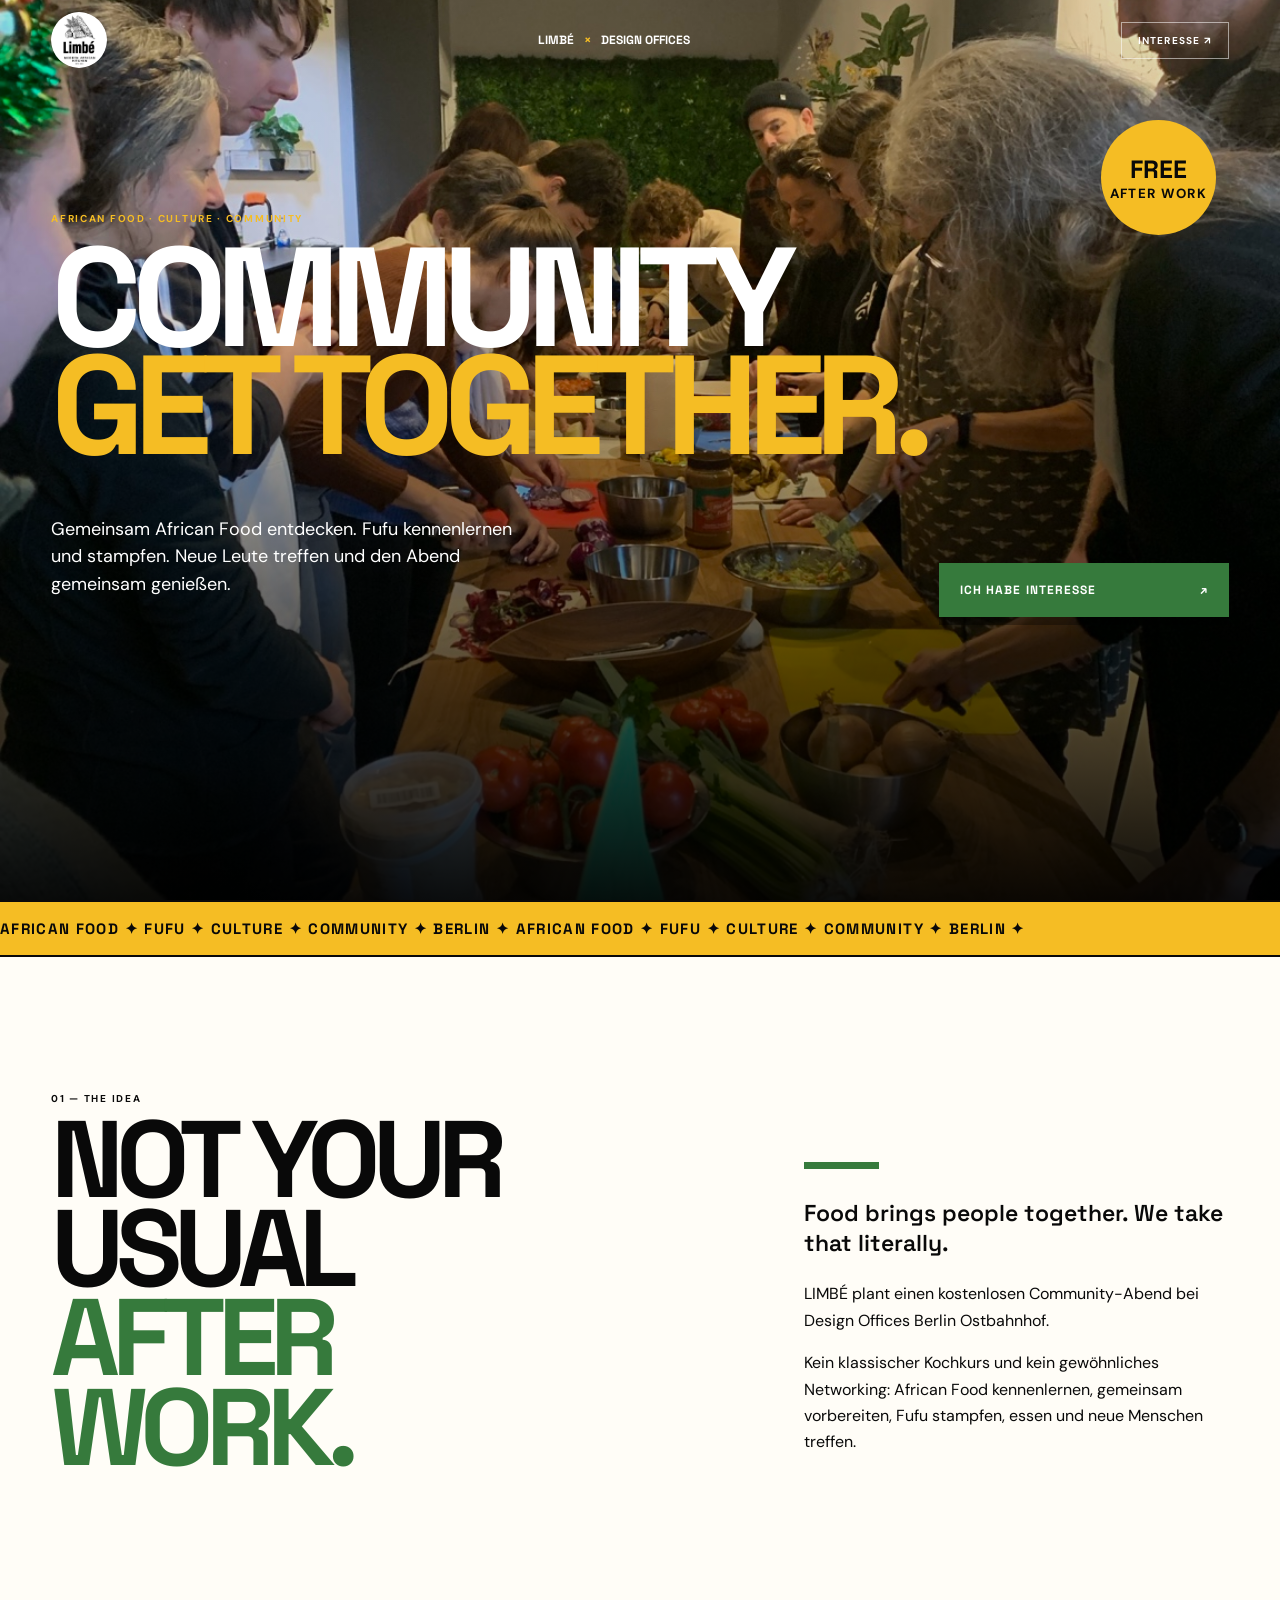
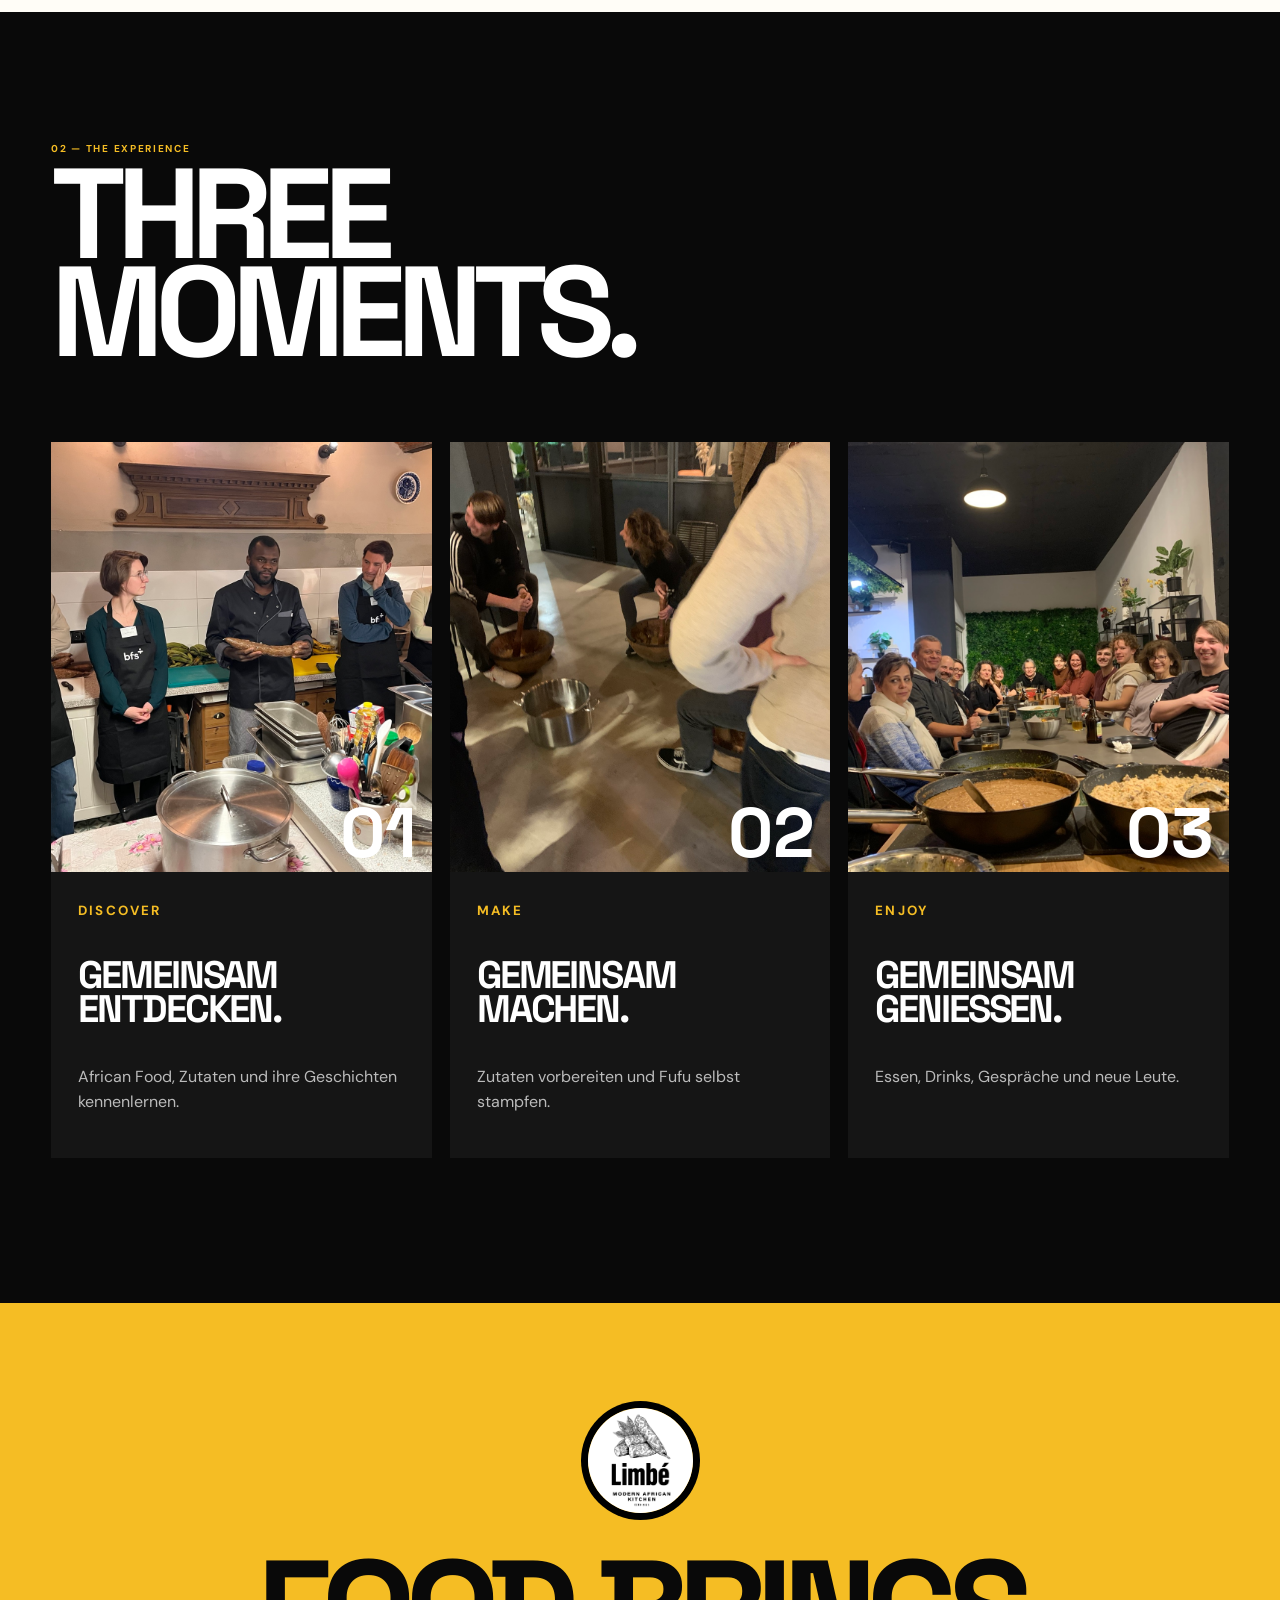
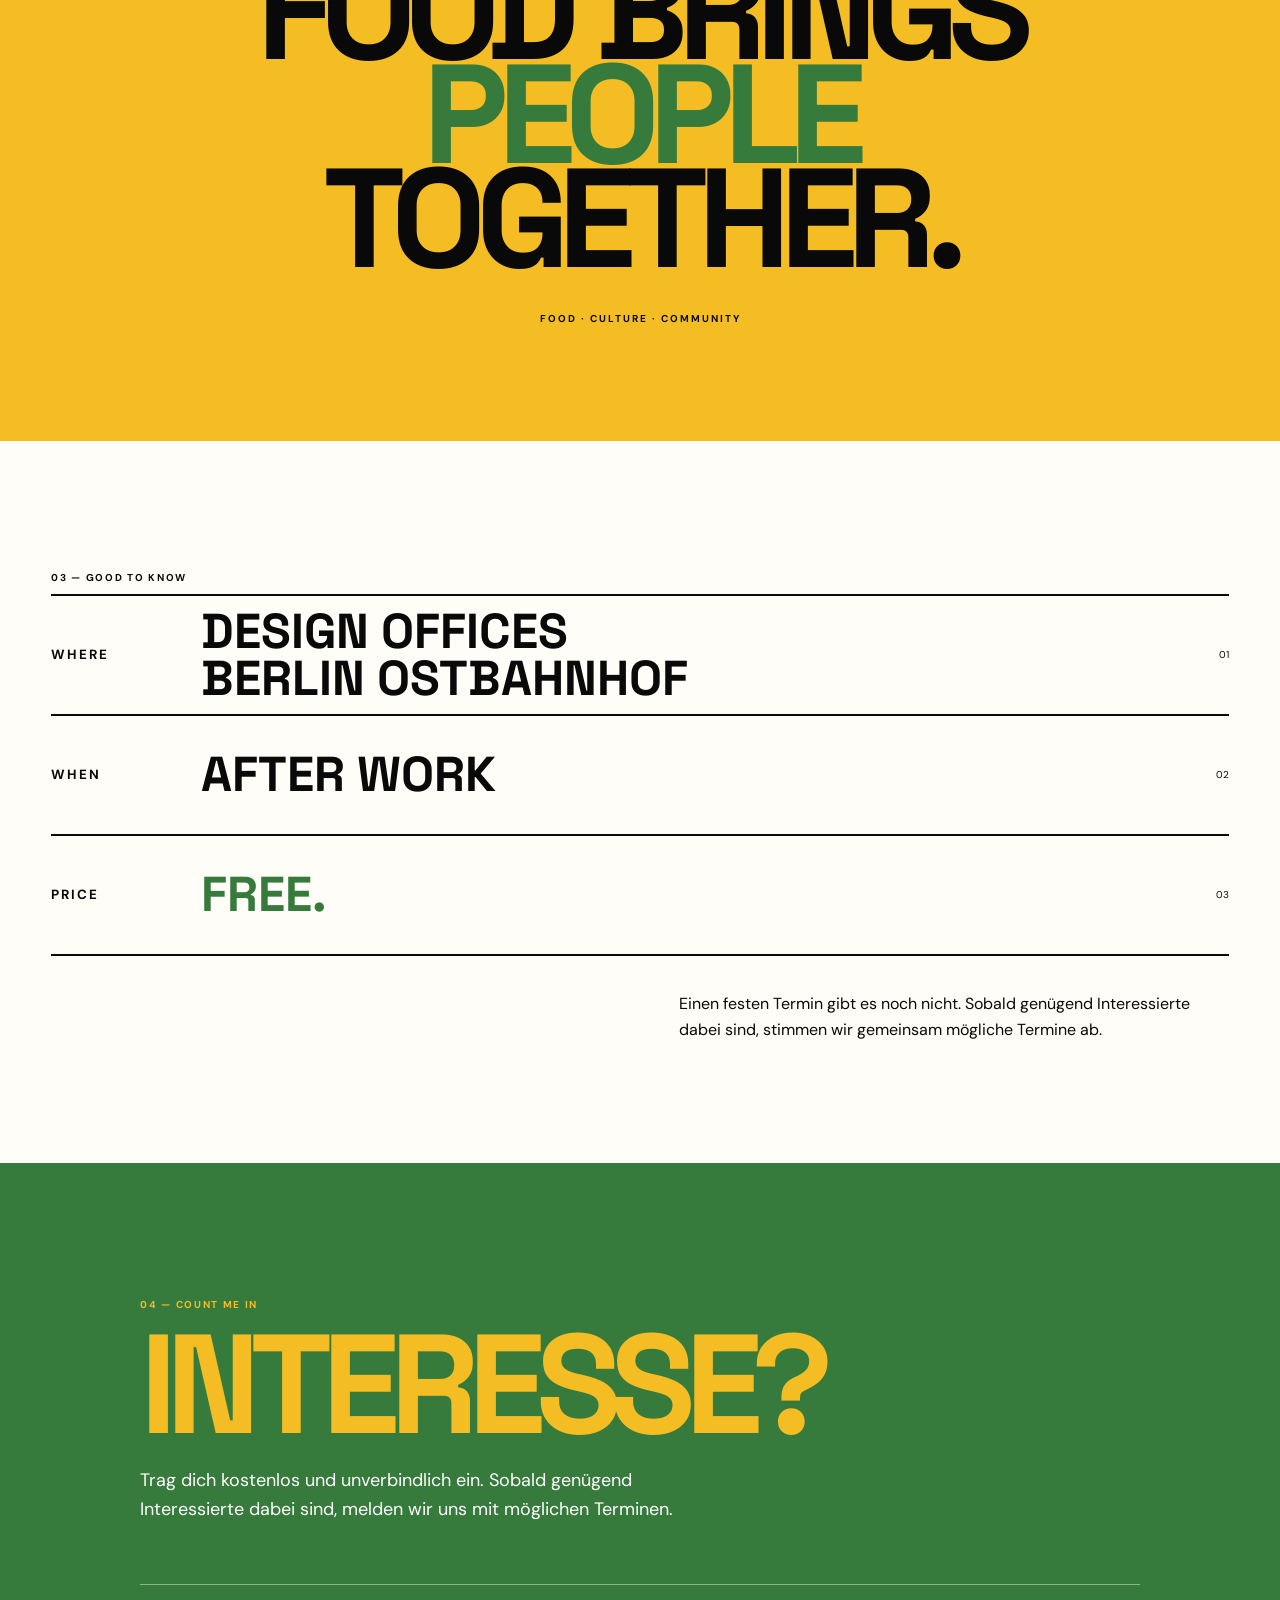
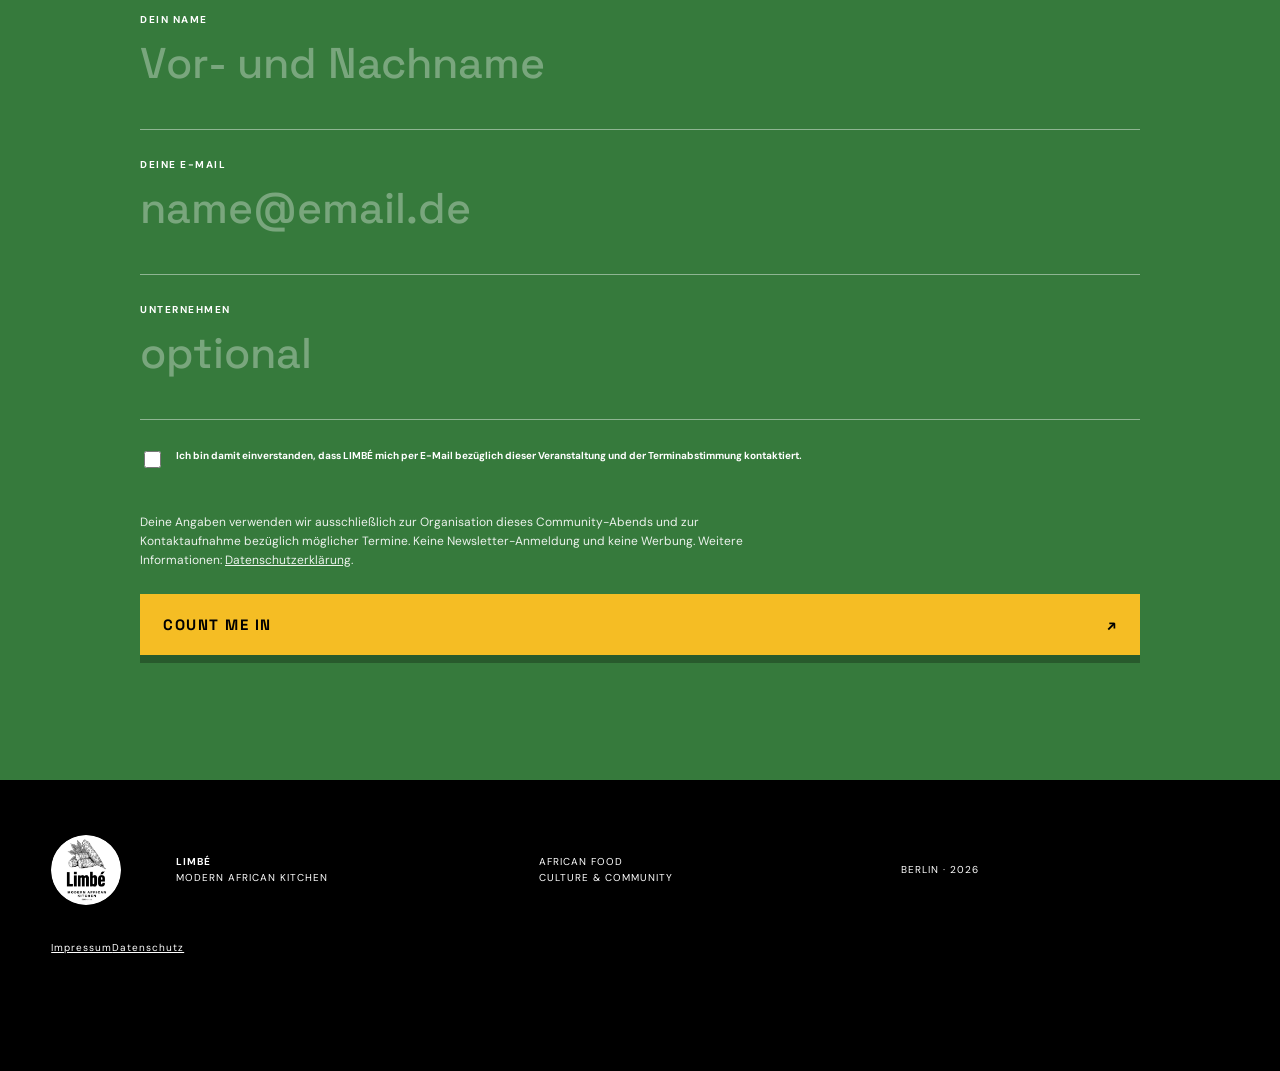
<file: index.html>
<!doctype html><html lang="de"><head><meta charset="utf-8"><meta name="viewport" content="width=device-width,initial-scale=1"><title>LIMBÉ × Design Offices | Community Get Together</title><meta name="description" content="African Food, Culture & Community bei Design Offices Berlin Ostbahnhof."><link rel="preconnect" href="https://fonts.googleapis.com"><link rel="preconnect" href="https://fonts.gstatic.com" crossorigin><link href="https://fonts.googleapis.com/css2?family=DM+Sans:wght@400;500;600;700&family=Space+Grotesk:wght@500;600;700&display=swap" rel="stylesheet"><link rel="stylesheet" href="styles.css"></head><body>
<nav class="nav" id="nav"><a href="#top"><img class="logo" src="assets/Limbe_Logo_Round.png" alt="LIMBÉ"></a><div class="partner">LIMBÉ <span>×</span> DESIGN OFFICES</div><a class="navcta" href="#interest">INTERESSE ↗</a></nav>
<main id="top"><section class="hero"><img class="heroimg" src="assets/community-prep.jpg" alt="LIMBÉ Community Food Experience"><div class="shade"></div><div class="badge"><b>FREE</b><small>AFTER WORK</small></div><div class="heroContent"><p class="eyebrow reveal">AFRICAN FOOD · CULTURE · COMMUNITY</p><h1 class="reveal">COMMUNITY<span>GET TOGETHER.</span></h1><div class="heroBottom"><p class="reveal">Gemeinsam African Food entdecken. Fufu kennenlernen und stampfen. Neue Leute treffen und den Abend gemeinsam genießen.</p><a class="cta reveal" href="#interest">ICH HABE INTERESSE <b>↗</b></a></div></div></section>
<section class="ticker"><div>AFRICAN FOOD ✦ FUFU ✦ CULTURE ✦ COMMUNITY ✦ BERLIN ✦ AFRICAN FOOD ✦ FUFU ✦ CULTURE ✦ COMMUNITY ✦ BERLIN ✦</div></section>
<section class="intro wrap"><p class="sid reveal">01 — THE IDEA</p><div class="introgrid"><h2 class="reveal">NOT YOUR<br>USUAL<span>AFTER<br>WORK.</span></h2><div class="copy reveal"><i></i><h3>Food brings people together. We take that literally.</h3><p>LIMBÉ plant einen kostenlosen Community-Abend bei Design Offices Berlin Ostbahnhof.</p><p>Kein klassischer Kochkurs und kein gewöhnliches Networking: African Food kennenlernen, gemeinsam vorbereiten, Fufu stampfen, essen und neue Menschen treffen.</p></div></div></section>
<section class="experience"><div class="wrap"><p class="sid reveal">02 — THE EXPERIENCE</p><h2 class="big reveal">THREE<br>MOMENTS.</h2><div class="cards">
<article class="card reveal"><div class="pic"><img src="assets/cassava_host.jpeg" alt="Maniok und African Food Culture kennenlernen"><b>01</b></div><div class="cardbody"><small>DISCOVER</small><h3>GEMEINSAM<br>ENTDECKEN.</h3><p>African Food, Zutaten und ihre Geschichten kennenlernen.</p></div></article>
<article class="card reveal"><div class="pic"><img src="assets/fufu-stampfen.jpg" alt="Gemeinsam Fufu stampfen"><b>02</b></div><div class="cardbody"><small>MAKE</small><h3>GEMEINSAM<br>MACHEN.</h3><p>Zutaten vorbereiten und Fufu selbst stampfen.</p></div></article>
<article class="card reveal"><div class="pic"><img src="assets/community-dinner.jpg" alt="Gemeinsam essen"><b>03</b></div><div class="cardbody"><small>ENJOY</small><h3>GEMEINSAM<br>GENIESSEN.</h3><p>Essen, Drinks, Gespräche und neue Leute.</p></div></article></div></div></section>
<section class="statement"><img src="assets/Limbe_Logo_Round.png" alt="LIMBÉ"><h2 class="reveal">FOOD BRINGS<span>PEOPLE</span>TOGETHER.</h2><p>FOOD · CULTURE · COMMUNITY</p></section>
<section class="details wrap"><p class="sid reveal">03 — GOOD TO KNOW</p><div class="rows"><div class="row reveal"><small>WHERE</small><b>DESIGN OFFICES<br>BERLIN OSTBAHNHOF</b><em>01</em></div><div class="row reveal"><small>WHEN</small><b>AFTER WORK</b><em>02</em></div><div class="row reveal green"><small>PRICE</small><b>FREE.</b><em>03</em></div></div><p class="date reveal">Einen festen Termin gibt es noch nicht. Sobald genügend Interessierte dabei sind, stimmen wir gemeinsam mögliche Termine ab.</p></section>
<section class="interest" id="interest"><div class="formwrap"><p class="sid reveal">04 — COUNT ME IN</p><h2 class="reveal">INTERESSE?</h2><p class="lead reveal">Trag dich kostenlos und unverbindlich ein. Sobald genügend Interessierte dabei sind, melden wir uns mit möglichen Terminen.</p><form id="interestForm" class="reveal" action="https://formspree.io/f/xwlvzzdj" method="POST"><label>DEIN NAME<input name="name" required placeholder="Vor- und Nachname"></label><label>DEINE E-MAIL<input name="email" type="email" required placeholder="name@email.de"></label><label>UNTERNEHMEN<input name="company" placeholder="optional"></label><label class="consent"><input type="checkbox" name="event_contact_consent" value="Ja" required> Ich bin damit einverstanden, dass LIMBÉ mich per E-Mail bezüglich dieser Veranstaltung und der Terminabstimmung kontaktiert.</label><p class="privacy-note">Deine Angaben verwenden wir ausschließlich zur Organisation dieses Community-Abends und zur Kontaktaufnahme bezüglich möglicher Termine. Keine Newsletter-Anmeldung und keine Werbung. Weitere Informationen: <a href="datenschutz.html">Datenschutzerklärung</a>.</p><input type="hidden" name="source" value="design-offices-ostbahnhof"><button>COUNT ME IN <b>↗</b></button><div id="success" class="success" role="status" aria-live="polite"></div></form></div></section></main>
<footer><img src="assets/Limbe_Logo_Round.png" alt="LIMBÉ"><div><b>LIMBÉ</b><br>MODERN AFRICAN KITCHEN</div><div>AFRICAN FOOD<br>CULTURE & COMMUNITY</div><div>BERLIN · 2026</div><div class="legal-links"><a href="impressum.html">Impressum</a><a href="datenschutz.html">Datenschutz</a></div>
</footer><a id="mobileCTA" class="mobile" href="#interest">INTERESSE EINTRAGEN ↗</a><script src="script.js"></script></body></html>
</file>
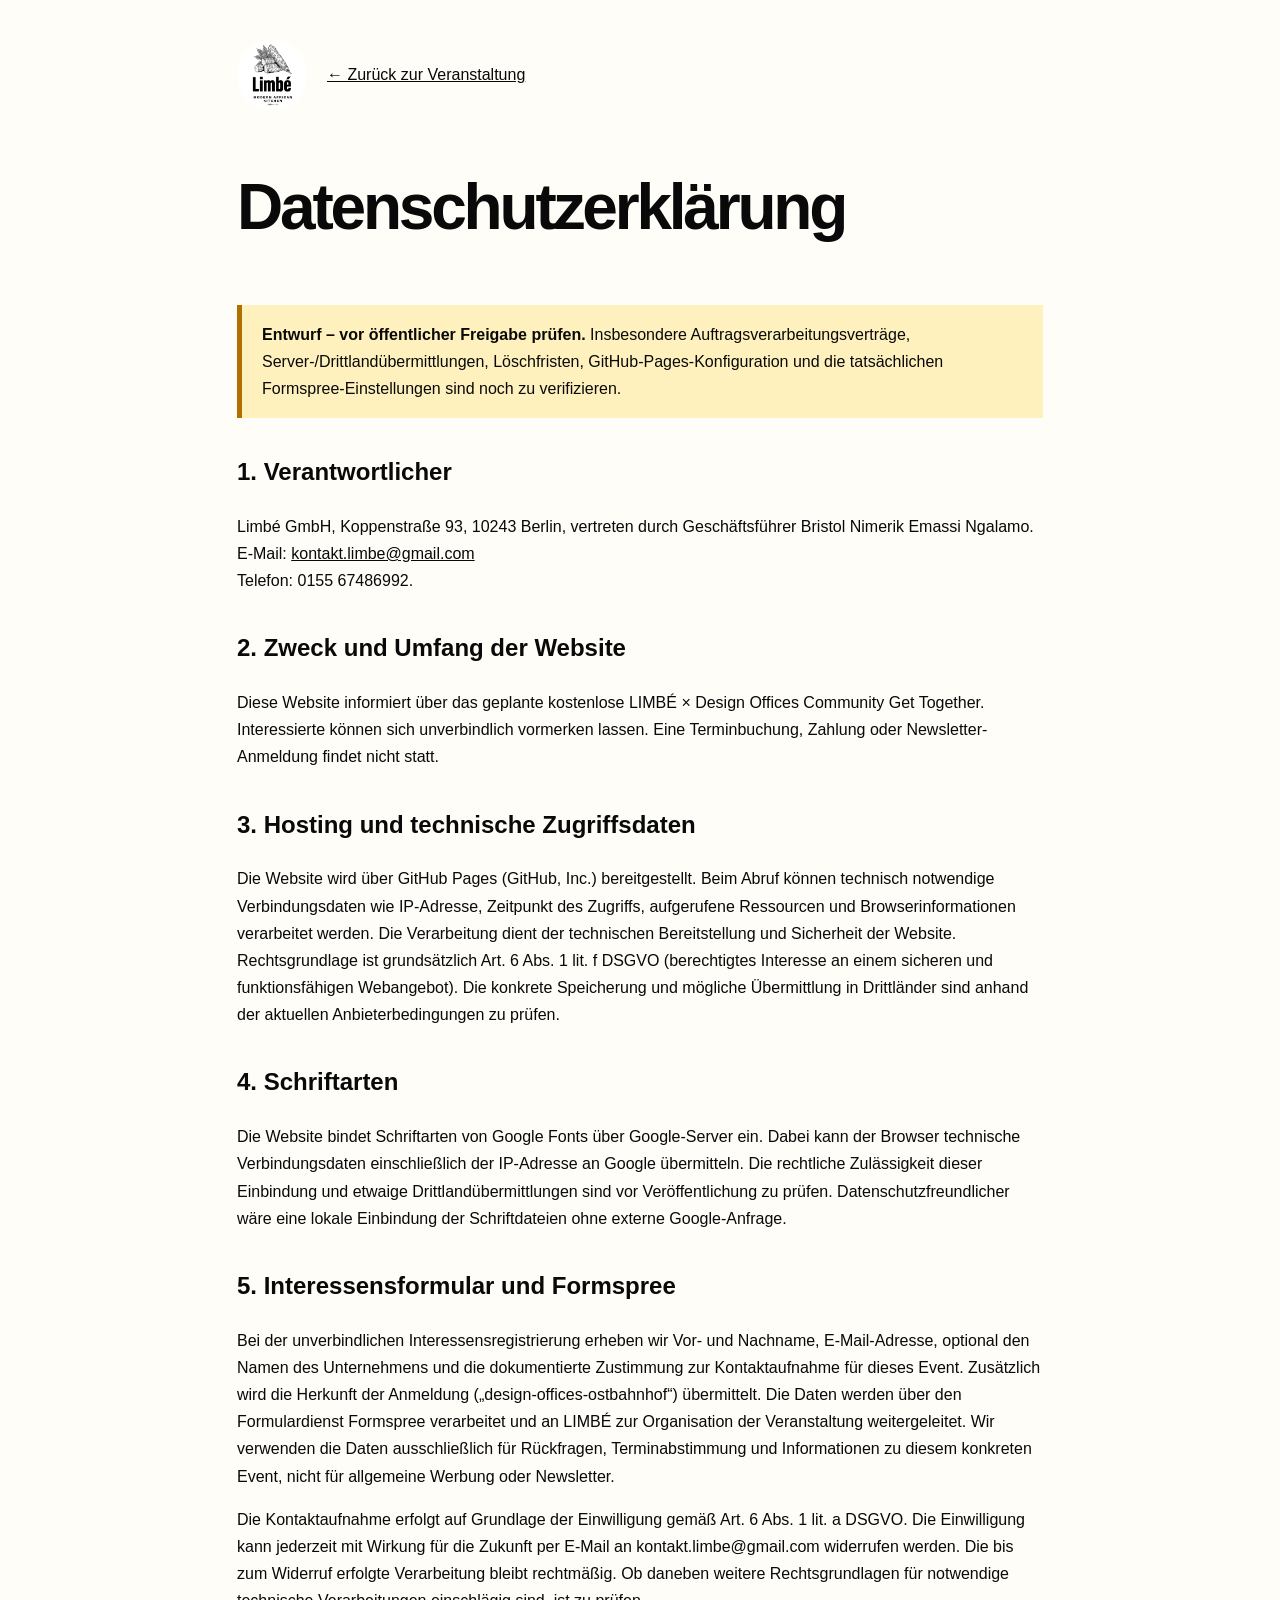
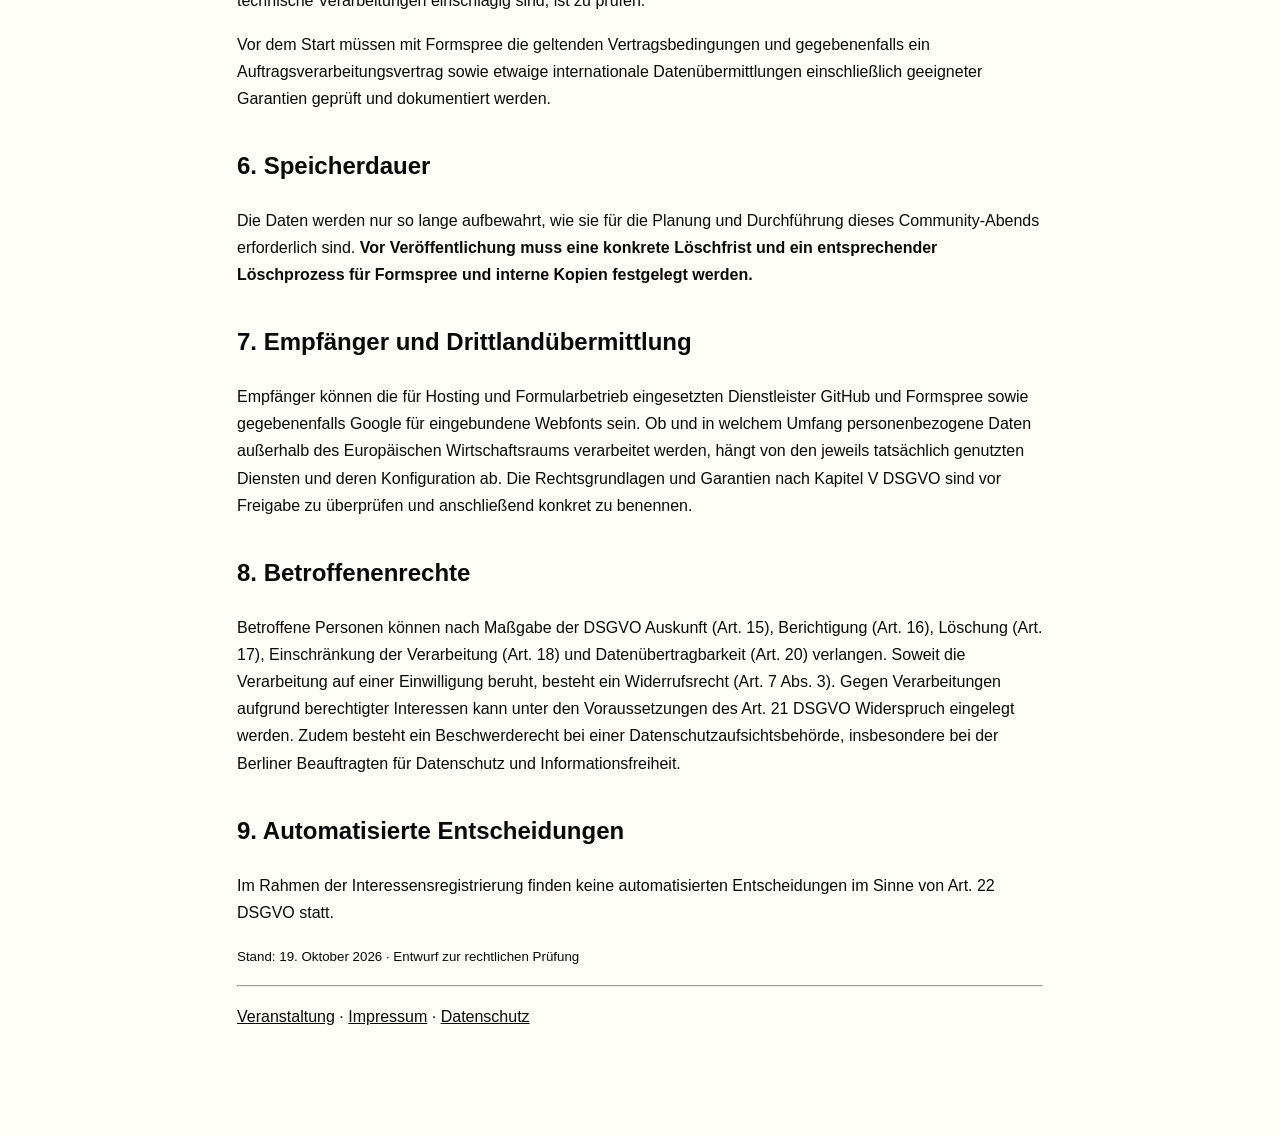
<file: datenschutz.html>
<!doctype html><html lang="de"><head><meta charset="utf-8"><meta name="viewport" content="width=device-width,initial-scale=1"><meta name="robots" content="noindex"><link rel="stylesheet" href="styles.css"><title>Datenschutzerklärung | LIMBÉ</title><style>.legal-page{max-width:850px;margin:0 auto;padding:40px 22px 90px;line-height:1.7}.legal-page h1{font-size:clamp(34px,6vw,64px);letter-spacing:-.05em}.legal-page h2{margin-top:34px}.legal-page a{text-decoration:underline}.legal-top{display:flex;align-items:center;gap:20px}.legal-top img{width:70px;height:70px;object-fit:contain}.legal-alert{padding:16px 20px;background:#fff1bd;border-left:5px solid #b07000}.legal-page p,.legal-page li{font-size:16px}</style></head><body><div class="legal-page"><div class="legal-top"><a href="index.html"><img src="assets/Limbe_Logo_Round.png" alt="LIMBÉ"></a><a href="index.html">← Zurück zur Veranstaltung</a></div><h1>Datenschutzerklärung</h1><div class="legal-alert"><strong>Entwurf – vor öffentlicher Freigabe prüfen.</strong> Insbesondere Auftragsverarbeitungsverträge, Server-/Drittlandübermittlungen, Löschfristen, GitHub-Pages-Konfiguration und die tatsächlichen Formspree-Einstellungen sind noch zu verifizieren.</div><h2>1. Verantwortlicher</h2><p>Limbé GmbH, Koppenstraße 93, 10243 Berlin, vertreten durch Geschäftsführer Bristol Nimerik Emassi Ngalamo.<br>E-Mail: <a href="mailto:kontakt.limbe@gmail.com">kontakt.limbe@gmail.com</a><br>Telefon: 0155 67486992.</p><h2>2. Zweck und Umfang der Website</h2><p>Diese Website informiert über das geplante kostenlose LIMBÉ × Design Offices Community Get Together. Interessierte können sich unverbindlich vormerken lassen. Eine Terminbuchung, Zahlung oder Newsletter-Anmeldung findet nicht statt.</p><h2>3. Hosting und technische Zugriffsdaten</h2><p>Die Website wird über GitHub Pages (GitHub, Inc.) bereitgestellt. Beim Abruf können technisch notwendige Verbindungsdaten wie IP-Adresse, Zeitpunkt des Zugriffs, aufgerufene Ressourcen und Browserinformationen verarbeitet werden. Die Verarbeitung dient der technischen Bereitstellung und Sicherheit der Website. Rechtsgrundlage ist grundsätzlich Art. 6 Abs. 1 lit. f DSGVO (berechtigtes Interesse an einem sicheren und funktionsfähigen Webangebot). Die konkrete Speicherung und mögliche Übermittlung in Drittländer sind anhand der aktuellen Anbieterbedingungen zu prüfen.</p><h2>4. Schriftarten</h2><p>Die Website bindet Schriftarten von Google Fonts über Google-Server ein. Dabei kann der Browser technische Verbindungsdaten einschließlich der IP-Adresse an Google übermitteln. Die rechtliche Zulässigkeit dieser Einbindung und etwaige Drittlandübermittlungen sind vor Veröffentlichung zu prüfen. Datenschutzfreundlicher wäre eine lokale Einbindung der Schriftdateien ohne externe Google-Anfrage.</p><h2>5. Interessensformular und Formspree</h2><p>Bei der unverbindlichen Interessensregistrierung erheben wir Vor- und Nachname, E-Mail-Adresse, optional den Namen des Unternehmens und die dokumentierte Zustimmung zur Kontaktaufnahme für dieses Event. Zusätzlich wird die Herkunft der Anmeldung („design-offices-ostbahnhof“) übermittelt. Die Daten werden über den Formulardienst Formspree verarbeitet und an LIMBÉ zur Organisation der Veranstaltung weitergeleitet. Wir verwenden die Daten ausschließlich für Rückfragen, Terminabstimmung und Informationen zu diesem konkreten Event, nicht für allgemeine Werbung oder Newsletter.</p><p>Die Kontaktaufnahme erfolgt auf Grundlage der Einwilligung gemäß Art. 6 Abs. 1 lit. a DSGVO. Die Einwilligung kann jederzeit mit Wirkung für die Zukunft per E-Mail an kontakt.limbe@gmail.com widerrufen werden. Die bis zum Widerruf erfolgte Verarbeitung bleibt rechtmäßig. Ob daneben weitere Rechtsgrundlagen für notwendige technische Verarbeitungen einschlägig sind, ist zu prüfen.</p><p>Vor dem Start müssen mit Formspree die geltenden Vertragsbedingungen und gegebenenfalls ein Auftragsverarbeitungsvertrag sowie etwaige internationale Datenübermittlungen einschließlich geeigneter Garantien geprüft und dokumentiert werden.</p><h2>6. Speicherdauer</h2><p>Die Daten werden nur so lange aufbewahrt, wie sie für die Planung und Durchführung dieses Community-Abends erforderlich sind. <strong>Vor Veröffentlichung muss eine konkrete Löschfrist und ein entsprechender Löschprozess für Formspree und interne Kopien festgelegt werden.</strong></p><h2>7. Empfänger und Drittlandübermittlung</h2><p>Empfänger können die für Hosting und Formularbetrieb eingesetzten Dienstleister GitHub und Formspree sowie gegebenenfalls Google für eingebundene Webfonts sein. Ob und in welchem Umfang personenbezogene Daten außerhalb des Europäischen Wirtschaftsraums verarbeitet werden, hängt von den jeweils tatsächlich genutzten Diensten und deren Konfiguration ab. Die Rechtsgrundlagen und Garantien nach Kapitel V DSGVO sind vor Freigabe zu überprüfen und anschließend konkret zu benennen.</p><h2>8. Betroffenenrechte</h2><p>Betroffene Personen können nach Maßgabe der DSGVO Auskunft (Art. 15), Berichtigung (Art. 16), Löschung (Art. 17), Einschränkung der Verarbeitung (Art. 18) und Datenübertragbarkeit (Art. 20) verlangen. Soweit die Verarbeitung auf einer Einwilligung beruht, besteht ein Widerrufsrecht (Art. 7 Abs. 3). Gegen Verarbeitungen aufgrund berechtigter Interessen kann unter den Voraussetzungen des Art. 21 DSGVO Widerspruch eingelegt werden. Zudem besteht ein Beschwerderecht bei einer Datenschutzaufsichtsbehörde, insbesondere bei der Berliner Beauftragten für Datenschutz und Informationsfreiheit.</p><h2>9. Automatisierte Entscheidungen</h2><p>Im Rahmen der Interessensregistrierung finden keine automatisierten Entscheidungen im Sinne von Art. 22 DSGVO statt.</p><p><small>Stand: 19. Oktober 2026 · Entwurf zur rechtlichen Prüfung</small></p><hr><p><a href="index.html">Veranstaltung</a> · <a href="impressum.html">Impressum</a> · <a href="datenschutz.html">Datenschutz</a></p></div></body></html>
</file>
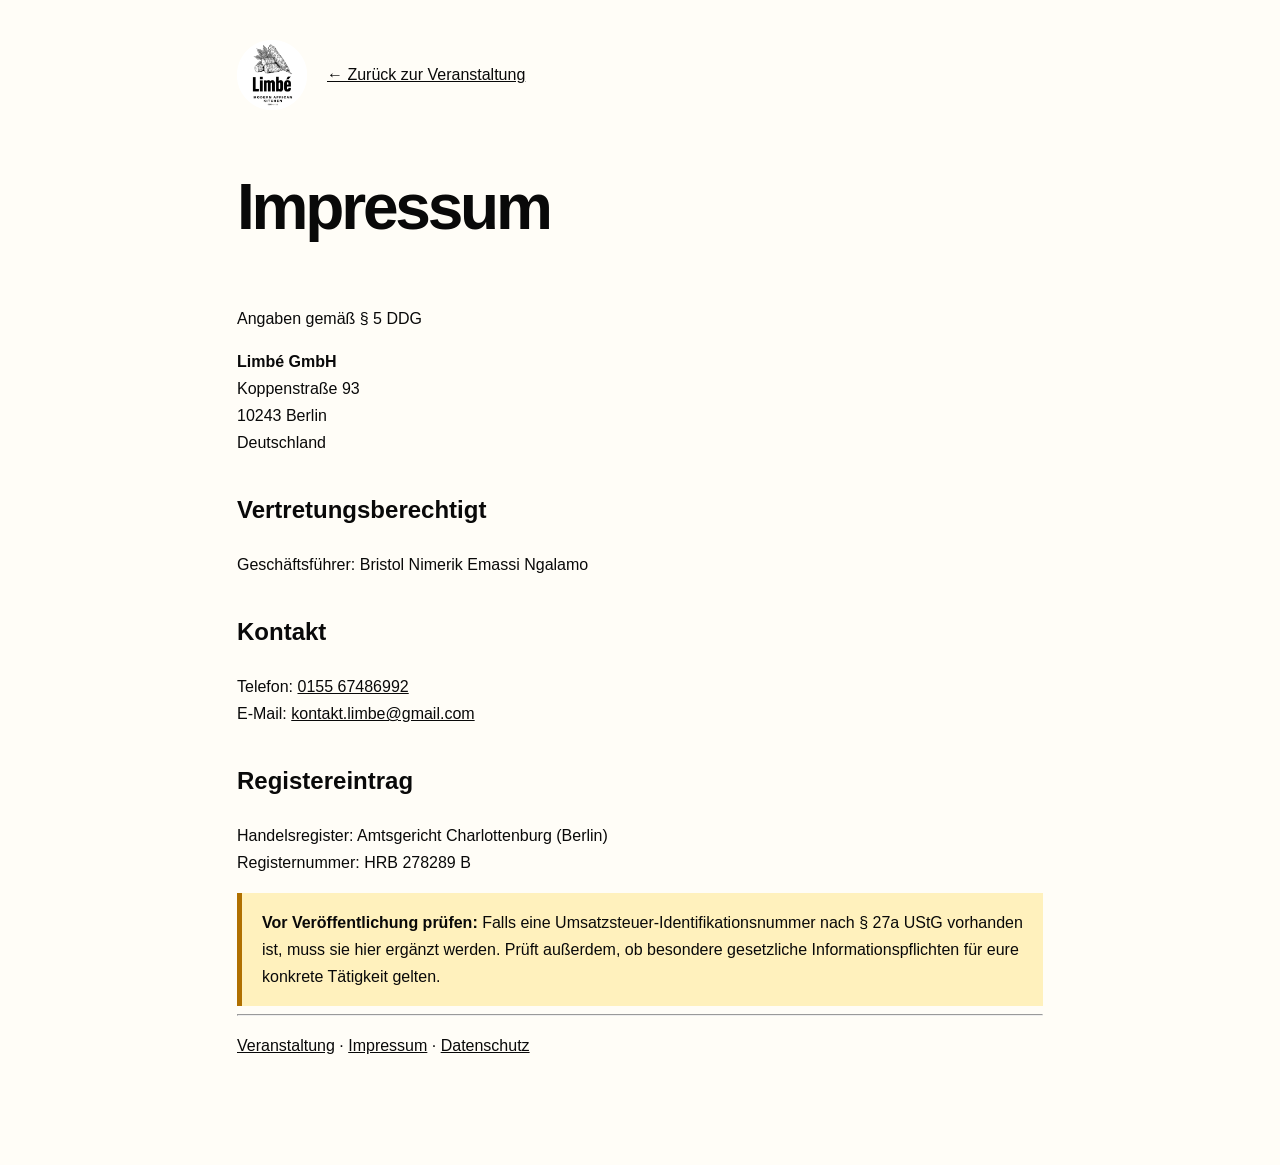
<file: impressum.html>
<!doctype html><html lang="de"><head><meta charset="utf-8"><meta name="viewport" content="width=device-width,initial-scale=1"><meta name="robots" content="noindex"><link rel="stylesheet" href="styles.css"><title>Impressum | LIMBÉ</title><style>.legal-page{max-width:850px;margin:0 auto;padding:40px 22px 90px;line-height:1.7}.legal-page h1{font-size:clamp(34px,6vw,64px);letter-spacing:-.05em}.legal-page h2{margin-top:34px}.legal-page a{text-decoration:underline}.legal-top{display:flex;align-items:center;gap:20px}.legal-top img{width:70px;height:70px;object-fit:contain}.legal-alert{padding:16px 20px;background:#fff1bd;border-left:5px solid #b07000}.legal-page p,.legal-page li{font-size:16px}</style></head><body><div class="legal-page"><div class="legal-top"><a href="index.html"><img src="assets/Limbe_Logo_Round.png" alt="LIMBÉ"></a><a href="index.html">← Zurück zur Veranstaltung</a></div><h1>Impressum</h1><p>Angaben gemäß § 5 DDG</p><p><strong>Limbé GmbH</strong><br>Koppenstraße 93<br>10243 Berlin<br>Deutschland</p><h2>Vertretungsberechtigt</h2><p>Geschäftsführer: Bristol Nimerik Emassi Ngalamo</p><h2>Kontakt</h2><p>Telefon: <a href="tel:+4915567486992">0155 67486992</a><br>E-Mail: <a href="mailto:kontakt.limbe@gmail.com">kontakt.limbe@gmail.com</a></p><h2>Registereintrag</h2><p>Handelsregister: Amtsgericht Charlottenburg (Berlin)<br>Registernummer: HRB 278289 B</p><div class="legal-alert"><strong>Vor Veröffentlichung prüfen:</strong> Falls eine Umsatzsteuer-Identifikationsnummer nach § 27a UStG vorhanden ist, muss sie hier ergänzt werden. Prüft außerdem, ob besondere gesetzliche Informationspflichten für eure konkrete Tätigkeit gelten.</div><hr><p><a href="index.html">Veranstaltung</a> · <a href="impressum.html">Impressum</a> · <a href="datenschutz.html">Datenschutz</a></p></div></body></html>
</file>
<file: styles.css>
:root{--y:#F5BD24;--g:#367A3C;--b:#090909;--w:#FFFDF7}*{box-sizing:border-box}html{scroll-behavior:smooth}body{margin:0;background:var(--w);color:var(--b);font-family:"DM Sans",Arial,sans-serif;overflow-x:hidden}img{display:block;width:100%}a{color:inherit}.wrap{width:min(1200px,92%);margin:auto}.nav{position:fixed;z-index:50;top:0;width:100%;height:80px;padding:0 4vw;display:flex;align-items:center;justify-content:space-between;color:#fff;transition:.3s}.nav.scrolled{height:64px;background:rgba(9,9,9,.94);backdrop-filter:blur(15px)}.logo{width:56px;height:56px;border-radius:50%;object-fit:cover}.partner{font:700 12px "Space Grotesk"}.partner span{color:var(--y);padding:0 7px}.navcta{border:1px solid #ffffff88;padding:11px 16px;text-decoration:none;font-size:10px;font-weight:700;letter-spacing:.12em}.navcta:hover{background:var(--y);color:#000}.hero{position:relative;min-height:100svh;display:flex;align-items:flex-end;overflow:hidden;background:#111}.heroimg{position:absolute;inset:0;height:100%;object-fit:cover}.shade{position:absolute;inset:0;background:linear-gradient(180deg,#0002 0,#0002 32%,#000e 100%)}.heroContent{position:relative;z-index:2;width:min(1220px,92%);margin:auto;padding-bottom:9vh;color:#fff}.eyebrow,.sid{font-size:10px;font-weight:700;letter-spacing:.17em}.eyebrow{color:var(--y);margin-bottom:18px}.hero h1,.intro h2,.big,.statement h2,.interest h2{font-family:"Space Grotesk";font-weight:700;letter-spacing:-.075em}.hero h1{font-size:clamp(64px,11vw,158px);line-height:.77;margin:0}.hero h1 span{display:block;color:var(--y)}.heroBottom{display:flex;justify-content:space-between;align-items:end;gap:40px;margin-top:38px}.heroBottom p{max-width:480px;font-size:18px;line-height:1.55}.cta{min-width:290px;padding:19px 21px;display:flex;justify-content:space-between;background:var(--g);color:#fff;text-decoration:none;font:700 12px "Space Grotesk";letter-spacing:.09em;box-shadow:0 8px #0005;transition:.2s}.cta:hover{transform:translateY(-5px);box-shadow:0 13px #0005}.badge{position:absolute;z-index:3;top:120px;right:5vw;width:115px;height:115px;border-radius:50%;background:var(--y);display:flex;flex-direction:column;justify-content:center;align-items:center}.badge b{font:700 25px "Space Grotesk"}.badge small{font-weight:700;letter-spacing:.1em}.ticker{overflow:hidden;background:var(--y);border-block:2px solid;padding:17px 0}.ticker div{width:max-content;font:700 15px "Space Grotesk";letter-spacing:.09em;animation:tick 20s linear infinite}@keyframes tick{to{transform:translateX(-50%)}}.intro{padding:125px 0 140px}.introgrid{display:grid;grid-template-columns:1.2fr .8fr;gap:9vw;align-items:end}.intro h2{font-size:clamp(58px,8.5vw,115px);line-height:.82;margin:0}.intro h2 span{display:block;color:var(--g)}.copy i{display:block;width:75px;height:7px;background:var(--g);margin-bottom:30px}.copy h3{font:600 23px/1.3 "Space Grotesk"}.copy p{line-height:1.65}.experience{padding:120px 0 145px;background:var(--b);color:#fff}.experience .sid{color:var(--y)}.big{font-size:clamp(70px,10vw,135px);line-height:.77;margin:0 0 80px}.cards{display:grid;grid-template-columns:repeat(3,1fr);gap:18px}.card{background:#151515;overflow:hidden;transition:.3s}.card:hover{transform:translateY(-10px)}.pic{height:430px;position:relative;overflow:hidden}.pic img{height:100%;object-fit:cover;transition:.6s}.card:hover .pic img{transform:scale(1.05)}.pic b{position:absolute;right:15px;bottom:4px;font:700 70px/1 "Space Grotesk"}.cardbody{padding:27px}.cardbody small{color:var(--y);font-weight:700;letter-spacing:.16em}.cardbody h3{font:700 clamp(30px,3vw,43px)/.89 "Space Grotesk";letter-spacing:-.055em}.cardbody p{color:#bbb;line-height:1.55}.statement{min-height:82vh;padding:100px 5vw;background:var(--y);display:flex;flex-direction:column;align-items:center;justify-content:center;text-align:center}.statement img{width:105px;height:105px;border-radius:50%;box-shadow:0 0 0 7px #000}.statement h2{font-size:clamp(65px,11vw,150px);line-height:.74;margin:45px 0 0}.statement h2 span{display:block;color:var(--g)}.statement p{font-size:10px;font-weight:700;letter-spacing:.2em;margin-top:42px}.details{padding:120px 0}.rows{border-top:2px solid}.row{min-height:120px;display:grid;grid-template-columns:150px 1fr 50px;align-items:center;border-bottom:2px solid}.row small{font-weight:700;letter-spacing:.15em}.row b{font:700 clamp(25px,4vw,49px)/.95 "Space Grotesk"}.row em{text-align:right;font-style:normal;font-size:10px}.row.green b{color:var(--g)}.date{max-width:550px;margin:35px 0 0 auto;line-height:1.65}.interest{padding:125px 0;background:var(--g);color:#fff}.formwrap{width:min(1000px,92%);margin:auto}.interest .sid,.interest h2{color:var(--y)}.interest h2{font-size:clamp(70px,11vw,145px);line-height:.8;margin:17px 0 25px}.lead{max-width:560px;font-size:18px;line-height:1.6;margin-bottom:60px}form>label,fieldset{display:block;border:0;border-top:1px solid #ffffff70;margin:0;padding:28px 0;font-size:10px;font-weight:700;letter-spacing:.15em}input:not([type=radio]):not([type=checkbox]){display:block;width:100%;border:0;outline:0;background:transparent;color:#fff;font:500 clamp(25px,4vw,43px) "Space Grotesk";padding:10px 0}input::placeholder{color:#ffffff55}.choice{display:inline-block;margin-right:10px}.choice input{position:absolute;opacity:0}.choice span{display:inline-block;border:1px solid #ffffff99;padding:13px 20px;cursor:pointer}.choice input:checked+span{background:var(--y);border-color:var(--y);color:#000}.consent{display:flex!important;gap:12px;align-items:flex-start;letter-spacing:0!important;line-height:1.5}.consent input{width:17px;height:17px}button{width:100%;border:0;padding:21px 23px;background:var(--y);display:flex;justify-content:space-between;font:700 15px "Space Grotesk";letter-spacing:.1em;cursor:pointer;box-shadow:0 8px #0004}.success{display:none;border:1px solid var(--y);color:var(--y);padding:20px;margin-top:25px;font-weight:700}.success.show{display:block}footer{padding:55px 4vw 115px;background:#000;color:#fff;display:grid;grid-template-columns:90px 1fr 1fr 1fr;gap:35px;align-items:center;font-size:10px;letter-spacing:.1em;line-height:1.6}footer img{width:70px;height:70px;border-radius:50%}.mobile{display:none}.reveal{opacity:0;transform:translateY(28px);transition:.75s}.reveal.visible{opacity:1;transform:none}@media(max-width:760px){.nav{height:67px;padding:0 18px}.logo{width:44px;height:44px}.partner{font-size:9px}.navcta{display:none}.heroContent{width:calc(100% - 36px);padding-bottom:10vh}.hero h1{font-size:clamp(57px,19vw,86px)}.heroBottom{display:block}.heroBottom p{font-size:15px}.cta{min-width:0;margin-top:25px}.badge{top:90px;right:18px;width:84px;height:84px}.intro,.experience,.details,.interest{padding:85px 0}.introgrid,.cards{grid-template-columns:1fr}.introgrid{gap:50px}.intro h2{font-size:15vw}.big{font-size:18vw}.pic{height:380px}.statement{min-height:68vh}.statement h2{font-size:18vw}.row{grid-template-columns:95px 1fr 25px;min-height:105px}.row b{font-size:24px}footer{grid-template-columns:75px 1fr;padding:45px 20px 105px}footer div:nth-of-type(n+2){display:none}.mobile{position:fixed;z-index:40;left:12px;right:12px;bottom:12px;padding:17px 18px;background:var(--g);color:#fff;text-decoration:none;font-size:11px;font-weight:700;letter-spacing:.09em;display:flex;justify-content:space-between;box-shadow:0 8px 28px #0005}.mobile.hide{opacity:0;pointer-events:none;transform:translateY(130%)}}

/* Datenschutz-Hinweis am Formular */
.privacy-note{font-size:12px;line-height:1.6;max-width:650px;margin:14px 0 24px;opacity:.9}
</file>
